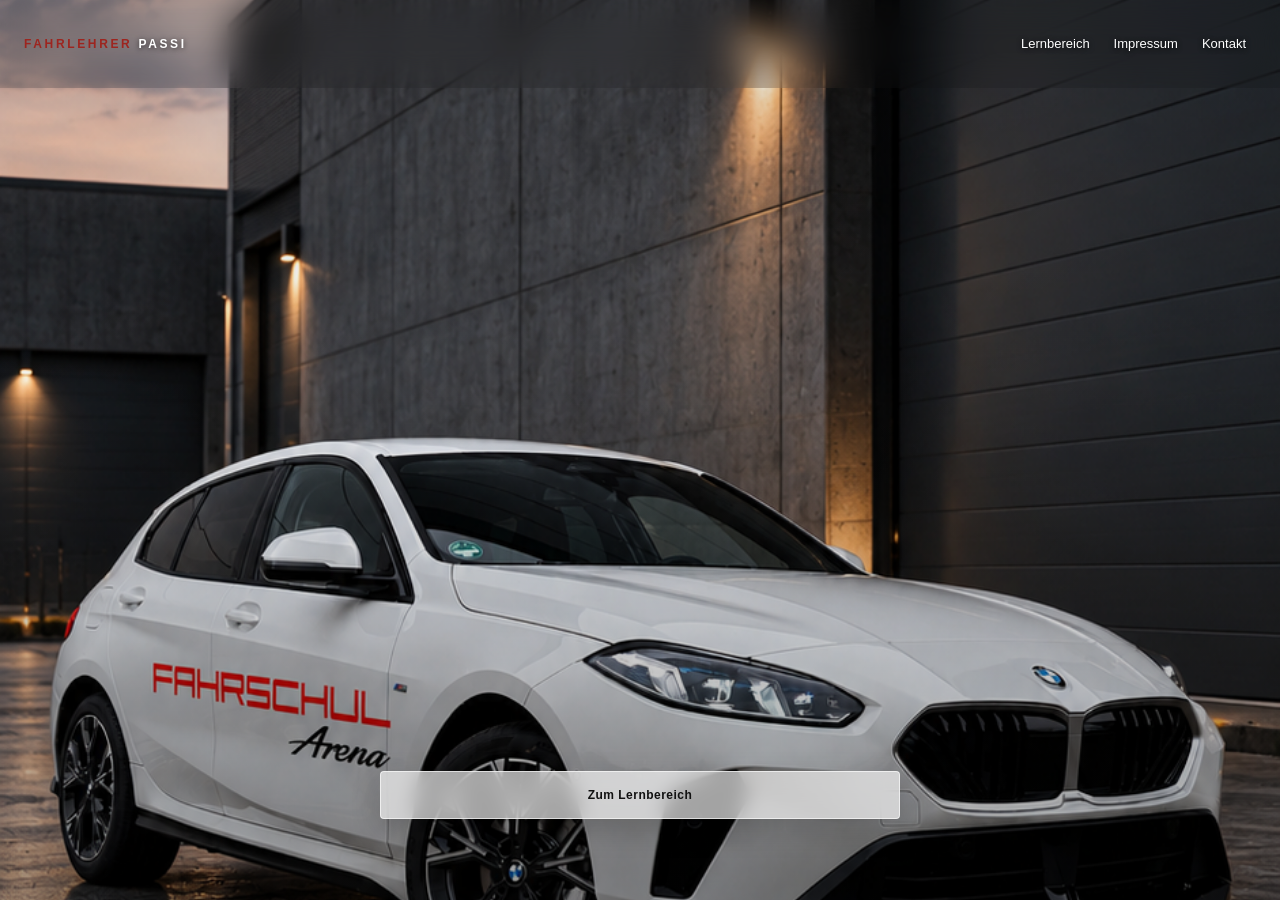
<file: index.html>
<!doctype html>
<html lang="de">
<head>
  <meta charset="utf-8">
  <meta name="viewport" content="width=device-width,initial-scale=1,viewport-fit=cover">
  <meta name="theme-color" content="#0b0c0e">
  <title>Fahrlehrer Passi | Lernbereich</title>
  <link rel="icon" type="image/svg+xml" href="assets/images/favicon.svg">
  <link rel="stylesheet" href="assets/css/style.css">
</head>
<body class="home-page">
  <header class="site-header">
    <a class="brand site-brand" href="index.html"><span class="brand-name">FAHRLEHRER</span> <em>PASSI</em></a>
    <button class="mobile-menu-button" type="button" aria-label="Navigation öffnen" aria-controls="mobile-navigation" aria-haspopup="dialog">
      <svg viewBox="0 0 24 24" width="24" height="24" fill="none" stroke="currentColor" stroke-width="1.8" stroke-linecap="round" aria-hidden="true">
        <path d="M4 6h16M4 12h16M4 18h16"/>
      </svg>
    </button>
    <nav class="site-navigation" aria-label="Hauptnavigation">
      <div class="nav-dropdown">
        <a class="learning-link" href="pages/uebersicht.html">Lernbereich</a>
        <ul class="nav-flyout" id="learning-flyout">
          <li><a href="pages/klasse-b.html">Klasse B</a></li>
          <li><a href="pages/klasse-a.html">Klasse A</a></li>
          <li><a href="pages/klasse-be.html">Klasse BE</a></li>
        </ul>
      </div>
      <a href="pages/impressum.html">Impressum</a>
      <a href="pages/kontakt.html">Kontakt</a>
    </nav>
  </header>
  <dialog class="mobile-drawer" id="mobile-navigation" aria-labelledby="mobile-menu-title">
    <div class="drawer-heading">
      <h2 id="mobile-menu-title">Navigation</h2>
      <button class="drawer-close" type="button" aria-label="Navigation schließen" autofocus>
        <svg viewBox="0 0 24 24" width="24" height="24" fill="none" stroke="currentColor" stroke-width="1.8" stroke-linecap="round" aria-hidden="true">
          <path d="m6 6 12 12M6 18 18 6"/>
        </svg>
      </button>
    </div>
    <nav class="drawer-navigation" aria-label="Mobile Hauptnavigation">
      <a class="drawer-main-link" href="pages/uebersicht.html">Lernbereich</a>
      <ul class="drawer-subcategories">
        <li><a href="pages/klasse-b.html">Klasse B</a></li>
        <li><a href="pages/klasse-a.html">Klasse A</a></li>
        <li><a href="pages/klasse-be.html">Klasse BE</a></li>
      </ul>
      <a class="drawer-main-link" href="pages/impressum.html">Impressum</a>
      <a class="drawer-main-link" href="pages/kontakt.html">Kontakt</a>
    </nav>
  </dialog>
  <main>
    <section id="intro" aria-label="Startseite">
      <div class="hero"></div>
      <div class="shade"></div>
      <nav class="hero-actions" aria-label="Schnellzugriff">
        <a class="hero-button" href="pages/uebersicht.html">Zum Lernbereich</a>
      </nav>
    </section>
  </main>

  <script src="assets/js/navigation.js"></script>
</body>
</html>
</file>
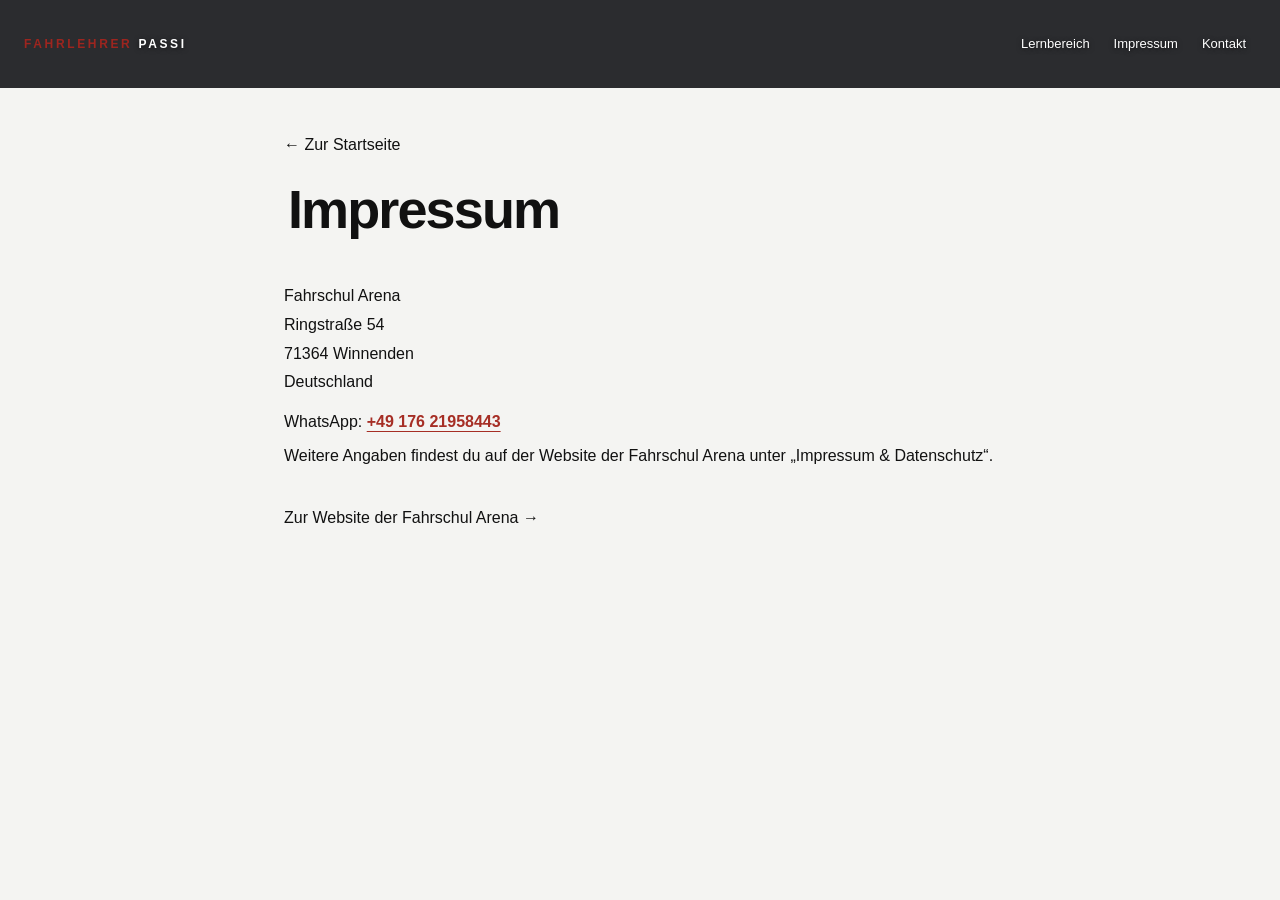
<file: pages/impressum.html>
<!doctype html>
<html lang="de">
<head>
  <meta charset="utf-8">
  <meta name="viewport" content="width=device-width,initial-scale=1,viewport-fit=cover">
  <meta name="theme-color" content="#0b0c0e">
  <title>Impressum | Fahrlehrer Passi</title>
  <link rel="icon" type="image/svg+xml" href="../assets/images/favicon.svg">
  <link rel="stylesheet" href="../assets/css/style.css">
</head>
<body>
  <header class="site-header">
    <a class="brand site-brand" href="../index.html"><span class="brand-name">FAHRLEHRER</span> <em>PASSI</em></a>
    <button class="mobile-menu-button" type="button" aria-label="Navigation öffnen" aria-controls="mobile-navigation" aria-haspopup="dialog">
      <svg viewBox="0 0 24 24" width="24" height="24" fill="none" stroke="currentColor" stroke-width="1.8" stroke-linecap="round" aria-hidden="true">
        <path d="M4 6h16M4 12h16M4 18h16"/>
      </svg>
    </button>
    <nav class="site-navigation" aria-label="Hauptnavigation">
      <div class="nav-dropdown">
        <a class="learning-link" href="uebersicht.html">Lernbereich</a>
        <ul class="nav-flyout" id="learning-flyout">
          <li><a href="klasse-b.html">Klasse B</a></li>
          <li><a href="klasse-a.html">Klasse A</a></li>
          <li><a href="klasse-be.html">Klasse BE</a></li>
        </ul>
      </div>
      <a href="impressum.html">Impressum</a>
      <a href="kontakt.html">Kontakt</a>
    </nav>
  </header>
  <dialog class="mobile-drawer" id="mobile-navigation" aria-labelledby="mobile-menu-title">
    <div class="drawer-heading">
      <h2 id="mobile-menu-title">Navigation</h2>
      <button class="drawer-close" type="button" aria-label="Navigation schließen" autofocus>
        <svg viewBox="0 0 24 24" width="24" height="24" fill="none" stroke="currentColor" stroke-width="1.8" stroke-linecap="round" aria-hidden="true">
          <path d="m6 6 12 12M6 18 18 6"/>
        </svg>
      </button>
    </div>
    <nav class="drawer-navigation" aria-label="Mobile Hauptnavigation">
      <a class="drawer-main-link" href="uebersicht.html">Lernbereich</a>
      <ul class="drawer-subcategories">
        <li><a href="klasse-b.html">Klasse B</a></li>
        <li><a href="klasse-a.html">Klasse A</a></li>
        <li><a href="klasse-be.html">Klasse BE</a></li>
      </ul>
      <a class="drawer-main-link" href="impressum.html">Impressum</a>
      <a class="drawer-main-link" href="kontakt.html">Kontakt</a>
    </nav>
  </dialog>
  <main id="learn">
    <a class="back-link back-link-top" href="../index.html">← Zur Startseite</a>
    <header>
      <h1 class="page-title">Impressum</h1>
    </header>
    <address class="imprint-address">
      Fahrschul Arena<br>
      Ringstraße 54<br>
      71364 Winnenden<br>
      Deutschland
    </address>
    <p>WhatsApp: <a class="whatsapp-link" href="https://wa.me/4917621958443" target="_blank" rel="noopener noreferrer">+49 176 21958443</a></p>
    <p>Weitere Angaben findest du auf der Website der Fahrschul Arena unter „Impressum &amp; Datenschutz“.</p>
    <a class="back-link" href="https://fahrschularena.de/#/">Zur Website der Fahrschul Arena →</a>
  </main>
  <script src="../assets/js/navigation.js"></script>
</body>
</html>
</file>
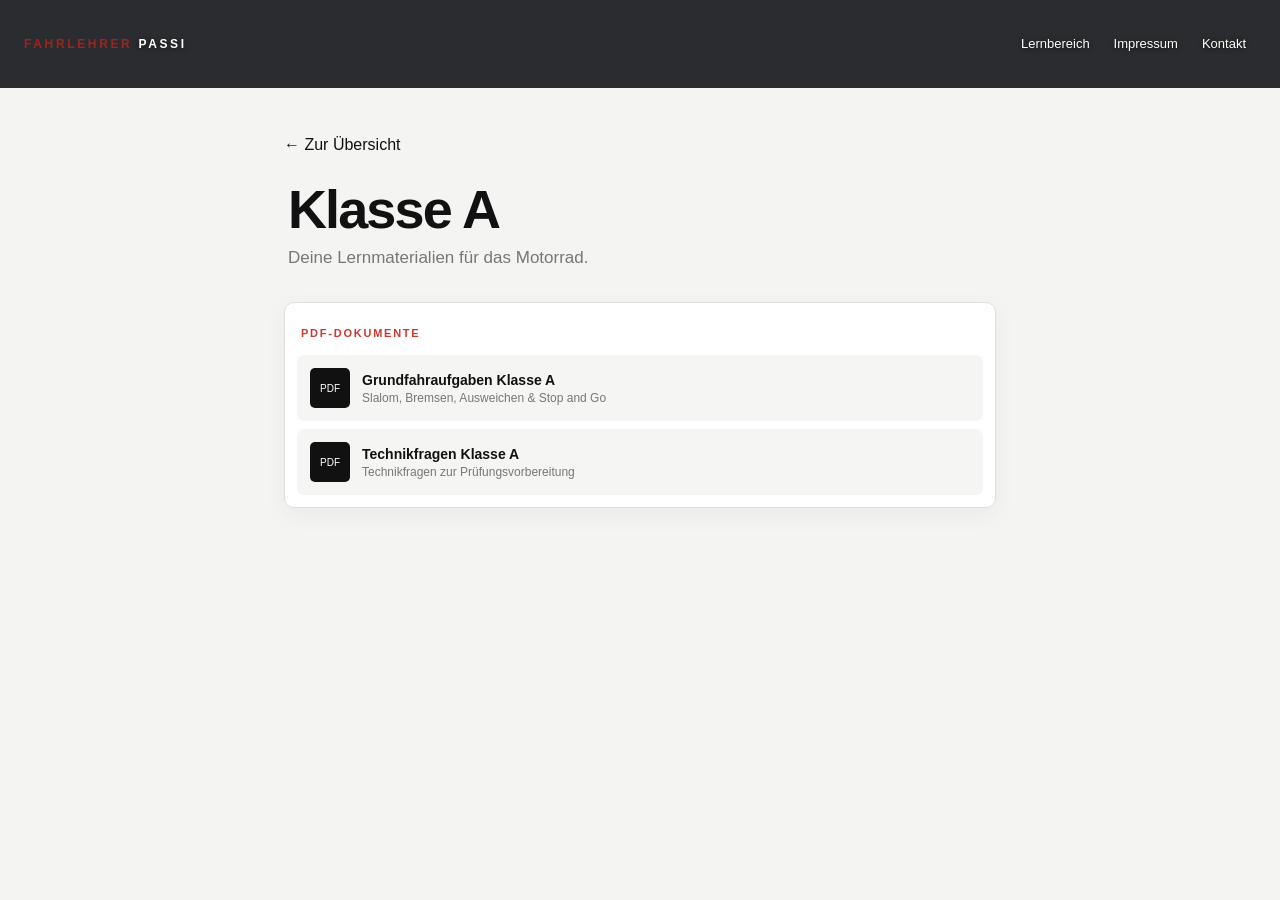
<file: pages/klasse-a.html>
<!doctype html>
<html lang="de">
<head>
  <meta charset="utf-8">
  <meta name="viewport" content="width=device-width,initial-scale=1,viewport-fit=cover">
  <meta name="theme-color" content="#0b0c0e">
  <title>Klasse A | Fahrlehrer Passi</title>
  <link rel="icon" type="image/svg+xml" href="../assets/images/favicon.svg">
  <link rel="stylesheet" href="../assets/css/style.css">
</head>
<body>
  <header class="site-header">
    <a class="brand site-brand" href="../index.html"><span class="brand-name">FAHRLEHRER</span> <em>PASSI</em></a>
    <button class="mobile-menu-button" type="button" aria-label="Navigation öffnen" aria-controls="mobile-navigation" aria-haspopup="dialog">
      <svg viewBox="0 0 24 24" width="24" height="24" fill="none" stroke="currentColor" stroke-width="1.8" stroke-linecap="round" aria-hidden="true">
        <path d="M4 6h16M4 12h16M4 18h16"/>
      </svg>
    </button>
    <nav class="site-navigation" aria-label="Hauptnavigation">
      <div class="nav-dropdown">
        <a class="learning-link" href="uebersicht.html">Lernbereich</a>
        <ul class="nav-flyout" id="learning-flyout">
          <li><a href="klasse-b.html">Klasse B</a></li>
          <li><a href="klasse-a.html">Klasse A</a></li>
          <li><a href="klasse-be.html">Klasse BE</a></li>
        </ul>
      </div>
      <a href="impressum.html">Impressum</a>
      <a href="kontakt.html">Kontakt</a>
    </nav>
  </header>
  <dialog class="mobile-drawer" id="mobile-navigation" aria-labelledby="mobile-menu-title">
    <div class="drawer-heading">
      <h2 id="mobile-menu-title">Navigation</h2>
      <button class="drawer-close" type="button" aria-label="Navigation schließen" autofocus>
        <svg viewBox="0 0 24 24" width="24" height="24" fill="none" stroke="currentColor" stroke-width="1.8" stroke-linecap="round" aria-hidden="true">
          <path d="m6 6 12 12M6 18 18 6"/>
        </svg>
      </button>
    </div>
    <nav class="drawer-navigation" aria-label="Mobile Hauptnavigation">
      <a class="drawer-main-link" href="uebersicht.html">Lernbereich</a>
      <ul class="drawer-subcategories">
        <li><a href="klasse-b.html">Klasse B</a></li>
        <li><a href="klasse-a.html">Klasse A</a></li>
        <li><a href="klasse-be.html">Klasse BE</a></li>
      </ul>
      <a class="drawer-main-link" href="impressum.html">Impressum</a>
      <a class="drawer-main-link" href="kontakt.html">Kontakt</a>
    </nav>
  </dialog>
  <main id="learn">
    <a class="back-link back-link-top" href="uebersicht.html">← Zur Übersicht</a>
    <header>
      <h1 class="page-title">Klasse A</h1>
      <p>Deine Lernmaterialien für das Motorrad.</p>
    </header>
    <div class="classes">
      <article>
        <div class="content">
          <section id="pdfs" class="resource-section">
            <h2 class="section-title">PDF-DOKUMENTE</h2>
            <a href="../assets/docs/Grundfahraufgaben%20KlasseA.pdf" target="_blank"><i>PDF</i><span><strong>Grundfahraufgaben Klasse A</strong><small>Slalom, Bremsen, Ausweichen & Stop and Go</small></span></a>
            <a href="../assets/docs/Technikfragen%20KlasseA.pdf" target="_blank"><i>PDF</i><span><strong>Technikfragen Klasse A</strong><small>Technikfragen zur Prüfungsvorbereitung</small></span></a>
          </section>
        </div>
      </article>
    </div>
  </main>
  <script src="../assets/js/navigation.js"></script>
</body>
</html>
</file>
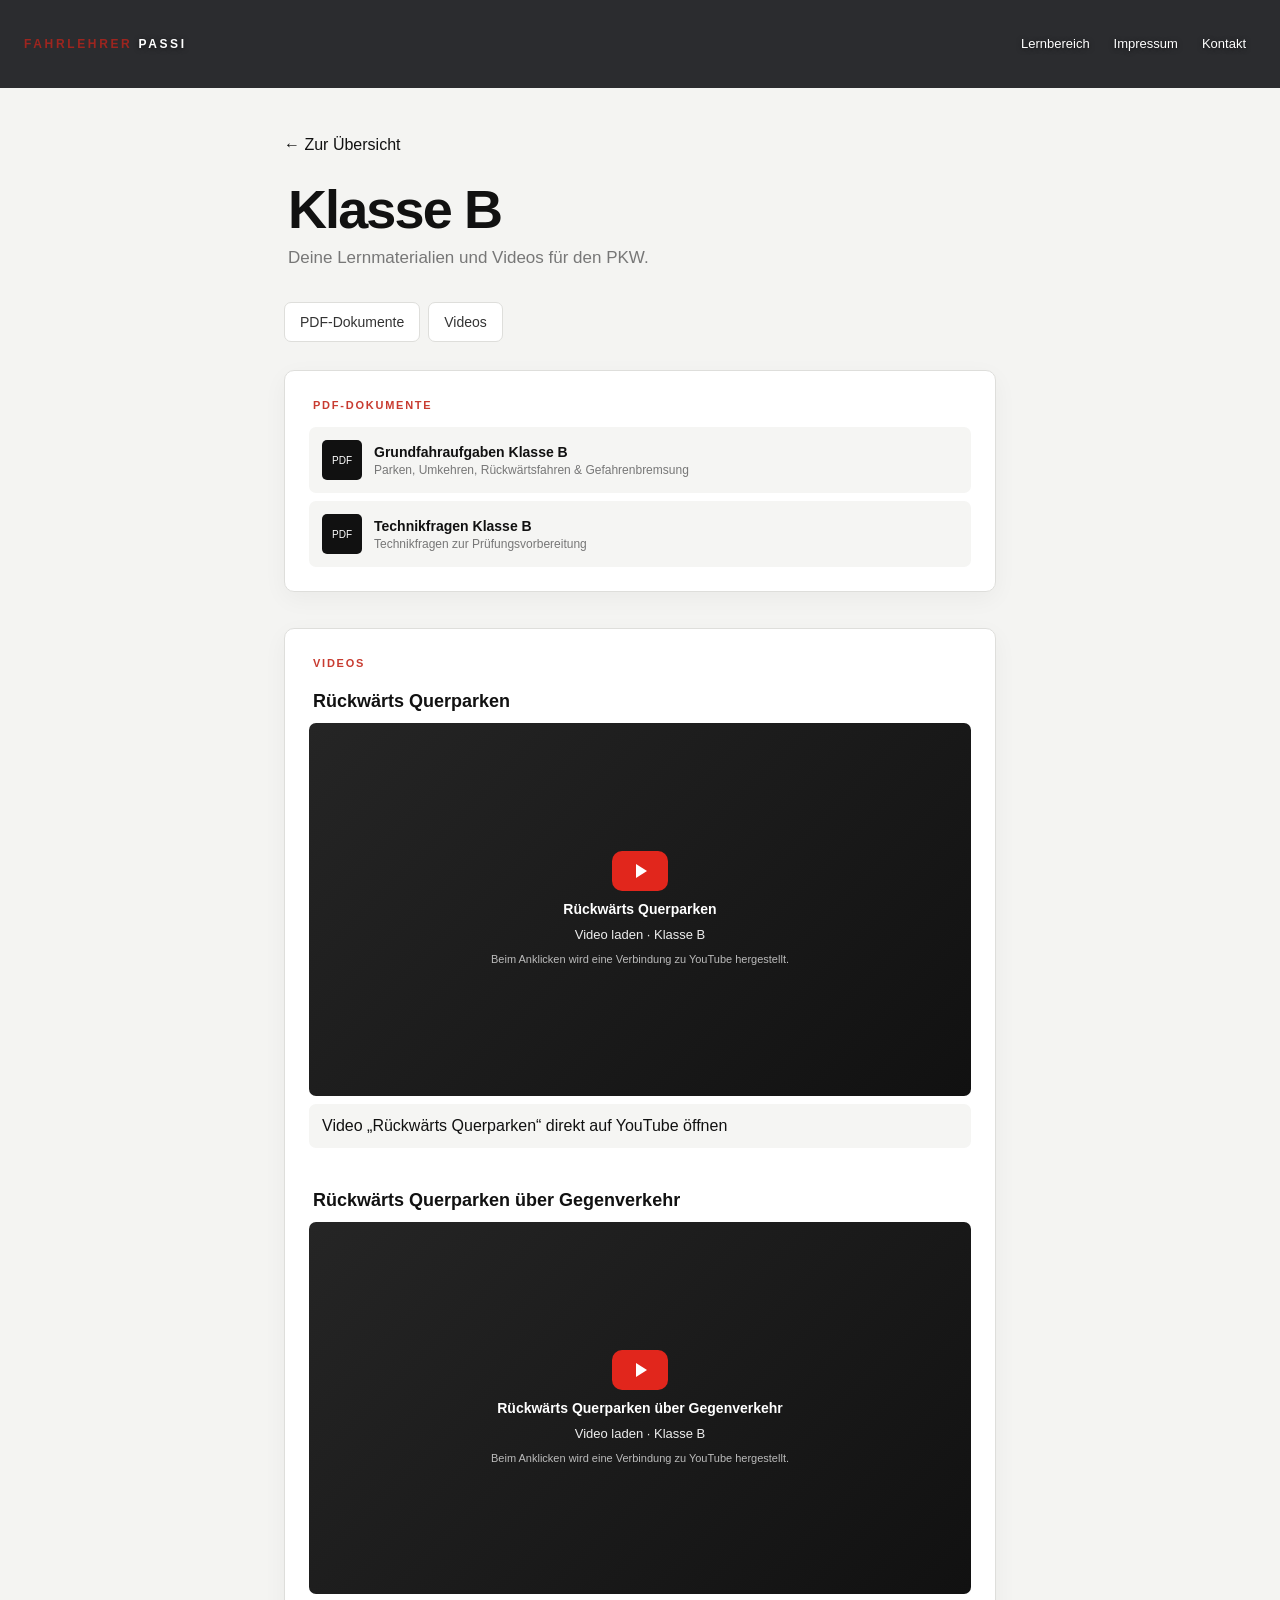
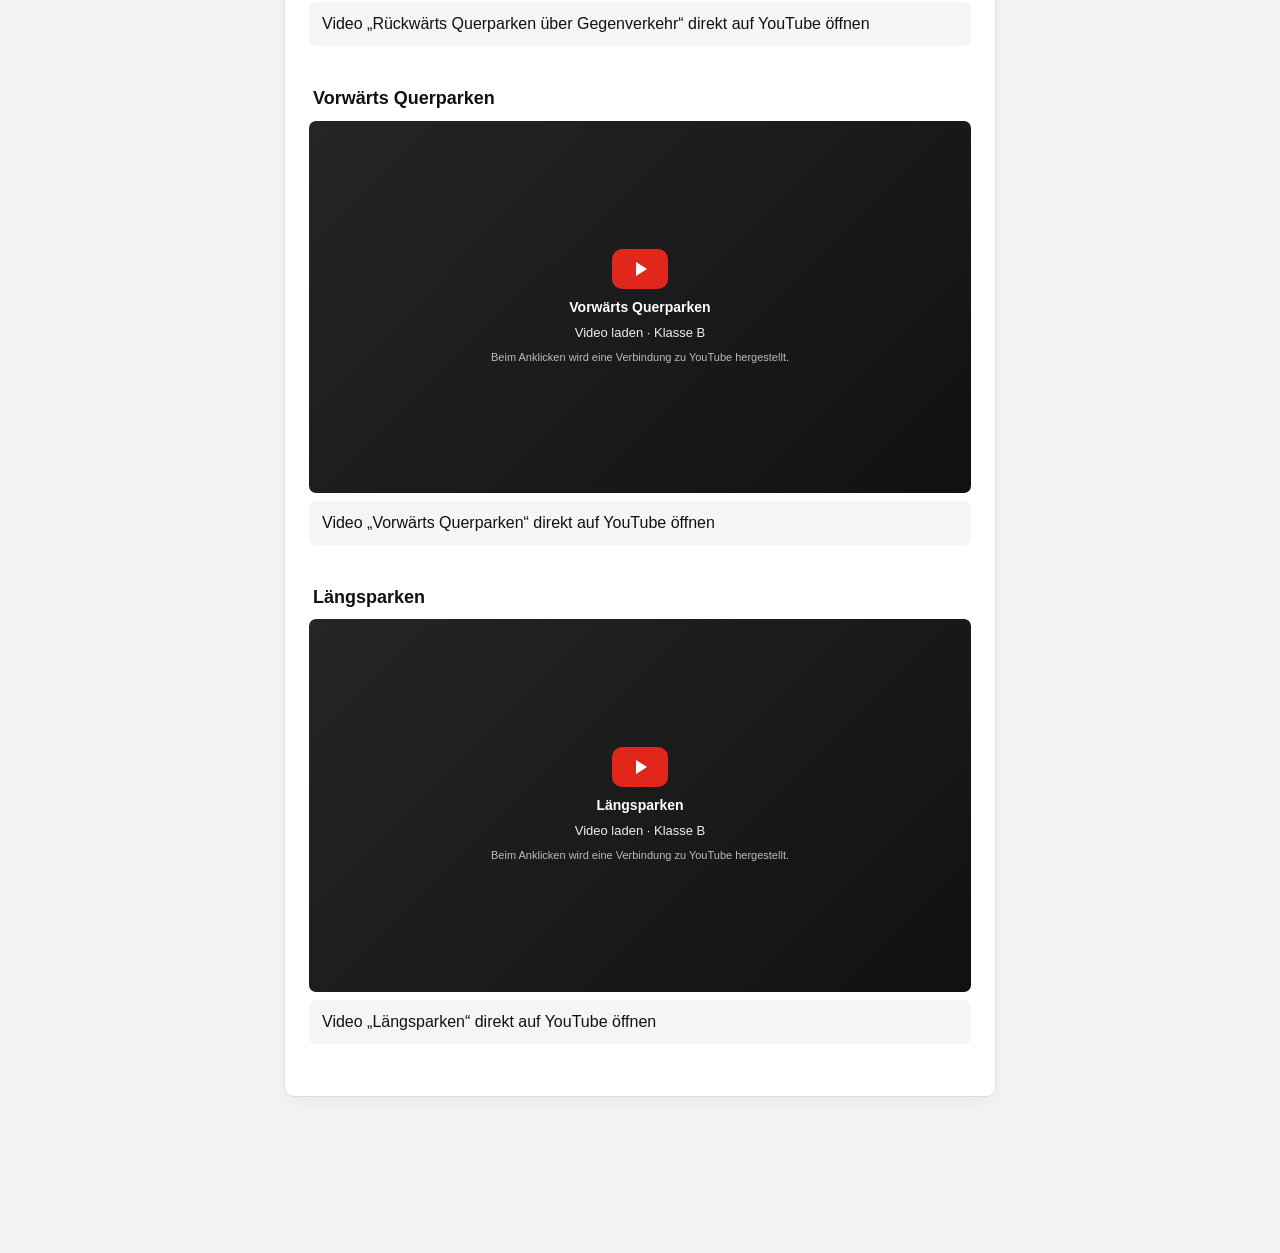
<file: pages/klasse-b.html>
<!doctype html>
<html lang="de">
<head>
  <meta charset="utf-8">
  <meta name="viewport" content="width=device-width,initial-scale=1,viewport-fit=cover">
  <meta name="theme-color" content="#0b0c0e">
  <title>Klasse B | Fahrlehrer Passi</title>
  <link rel="icon" type="image/svg+xml" href="../assets/images/favicon.svg">
  <link rel="stylesheet" href="../assets/css/style.css">
</head>
<body>
  <header class="site-header">
    <a class="brand site-brand" href="../index.html"><span class="brand-name">FAHRLEHRER</span> <em>PASSI</em></a>
    <button class="mobile-menu-button" type="button" aria-label="Navigation öffnen" aria-controls="mobile-navigation" aria-haspopup="dialog">
      <svg viewBox="0 0 24 24" width="24" height="24" fill="none" stroke="currentColor" stroke-width="1.8" stroke-linecap="round" aria-hidden="true">
        <path d="M4 6h16M4 12h16M4 18h16"/>
      </svg>
    </button>
    <nav class="site-navigation" aria-label="Hauptnavigation">
      <div class="nav-dropdown">
        <a class="learning-link" href="uebersicht.html">Lernbereich</a>
        <ul class="nav-flyout" id="learning-flyout">
          <li><a href="klasse-b.html">Klasse B</a></li>
          <li><a href="klasse-a.html">Klasse A</a></li>
          <li><a href="klasse-be.html">Klasse BE</a></li>
        </ul>
      </div>
      <a href="impressum.html">Impressum</a>
      <a href="kontakt.html">Kontakt</a>
    </nav>
  </header>
  <dialog class="mobile-drawer" id="mobile-navigation" aria-labelledby="mobile-menu-title">
    <div class="drawer-heading">
      <h2 id="mobile-menu-title">Navigation</h2>
      <button class="drawer-close" type="button" aria-label="Navigation schließen" autofocus>
        <svg viewBox="0 0 24 24" width="24" height="24" fill="none" stroke="currentColor" stroke-width="1.8" stroke-linecap="round" aria-hidden="true">
          <path d="m6 6 12 12M6 18 18 6"/>
        </svg>
      </button>
    </div>
    <nav class="drawer-navigation" aria-label="Mobile Hauptnavigation">
      <a class="drawer-main-link" href="uebersicht.html">Lernbereich</a>
      <ul class="drawer-subcategories">
        <li><a href="klasse-b.html">Klasse B</a></li>
        <li><a href="klasse-a.html">Klasse A</a></li>
        <li><a href="klasse-be.html">Klasse BE</a></li>
      </ul>
      <a class="drawer-main-link" href="impressum.html">Impressum</a>
      <a class="drawer-main-link" href="kontakt.html">Kontakt</a>
    </nav>
  </dialog>
  <main id="learn">
    <a class="back-link back-link-top" href="uebersicht.html">← Zur Übersicht</a>
    <header>
      <h1 class="page-title">Klasse B</h1>
      <p>Deine Lernmaterialien und Videos für den PKW.</p>
    </header>
    <nav class="resource-nav" aria-label="Lernmaterial">
      <a href="#pdfs">PDF-Dokumente</a>
      <a href="#videos">Videos</a>
    </nav>
    <div class="classes material-tiles">
      <article aria-label="PDF-Dokumente">
        <div class="content">
          <section id="pdfs" class="resource-section">
            <h2 class="section-title">PDF-DOKUMENTE</h2>
            <a href="../assets/docs/Grundfahraufgaben_Klasse_B.pdf" target="_blank"><i>PDF</i><span><strong>Grundfahraufgaben Klasse B</strong><small>Parken, Umkehren, Rückwärtsfahren & Gefahrenbremsung</small></span></a>
            <a href="../assets/docs/Technikfragen_Klasse_B.pdf" target="_blank"><i>PDF</i><span><strong>Technikfragen Klasse B</strong><small>Technikfragen zur Prüfungsvorbereitung</small></span></a>
          </section>
        </div>
      </article>
      <article aria-label="Videos">
        <div class="content">
          <section id="videos" class="resource-section">
            <h2 class="section-title">VIDEOS</h2>
            <h3 class="video-title">Rückwärts Querparken</h3>
            <div class="video-player" data-video-id="wDY9oItk2RM">
              <button class="video-start" type="button" aria-label="Rückwärts Querparken – Video laden und abspielen">
                <span class="video-play" aria-hidden="true">
                  <svg viewBox="0 0 24 24" width="24" height="24" fill="currentColor">
                    <path d="M8 5v14l11-7Z"/>
                  </svg>
                </span>
                <strong>Rückwärts Querparken</strong>
                <span class="video-hint">Video laden · Klasse B</span>
                <span class="video-privacy">Beim Anklicken wird eine Verbindung zu YouTube hergestellt.</span>
              </button>
            </div>
            <a href="https://www.youtube.com/watch?v=wDY9oItk2RM" target="_blank" rel="noopener noreferrer">Video „Rückwärts Querparken“ direkt auf YouTube öffnen</a>
            <h3 class="video-title">Rückwärts Querparken über Gegenverkehr</h3>
            <div class="video-player" data-video-id="nxsDNWwcKv0">
              <button class="video-start" type="button" aria-label="Rückwärts Querparken über Gegenverkehr – Video laden und abspielen">
                <span class="video-play" aria-hidden="true">
                  <svg viewBox="0 0 24 24" width="24" height="24" fill="currentColor">
                    <path d="M8 5v14l11-7Z"/>
                  </svg>
                </span>
                <strong>Rückwärts Querparken über Gegenverkehr</strong>
                <span class="video-hint">Video laden · Klasse B</span>
                <span class="video-privacy">Beim Anklicken wird eine Verbindung zu YouTube hergestellt.</span>
              </button>
            </div>
            <a href="https://www.youtube.com/watch?v=nxsDNWwcKv0" target="_blank" rel="noopener noreferrer">Video „Rückwärts Querparken über Gegenverkehr“ direkt auf YouTube öffnen</a>
            <h3 class="video-title">Vorwärts Querparken</h3>
            <div class="video-player" data-video-id="r6GPoCFfimA">
              <button class="video-start" type="button" aria-label="Vorwärts Querparken – Video laden und abspielen">
                <span class="video-play" aria-hidden="true">
                  <svg viewBox="0 0 24 24" width="24" height="24" fill="currentColor">
                    <path d="M8 5v14l11-7Z"/>
                  </svg>
                </span>
                <strong>Vorwärts Querparken</strong>
                <span class="video-hint">Video laden · Klasse B</span>
                <span class="video-privacy">Beim Anklicken wird eine Verbindung zu YouTube hergestellt.</span>
              </button>
            </div>
            <a href="https://www.youtube.com/watch?v=r6GPoCFfimA" target="_blank" rel="noopener noreferrer">Video „Vorwärts Querparken“ direkt auf YouTube öffnen</a>
            <h3 class="video-title">Längsparken</h3>
            <div class="video-player" data-video-id="0lucmvN3CoE">
              <button class="video-start" type="button" aria-label="Längsparken – Video laden und abspielen">
                <span class="video-play" aria-hidden="true">
                  <svg viewBox="0 0 24 24" width="24" height="24" fill="currentColor">
                    <path d="M8 5v14l11-7Z"/>
                  </svg>
                </span>
                <strong>Längsparken</strong>
                <span class="video-hint">Video laden · Klasse B</span>
                <span class="video-privacy">Beim Anklicken wird eine Verbindung zu YouTube hergestellt.</span>
              </button>
            </div>
            <a href="https://www.youtube.com/watch?v=0lucmvN3CoE" target="_blank" rel="noopener noreferrer">Video „Längsparken“ direkt auf YouTube öffnen</a>
          </section>
        </div>
      </article>
    </div>
  </main>
  <script src="../assets/js/script.js"></script>
  <script src="../assets/js/navigation.js"></script>
</body>
</html>
</file>
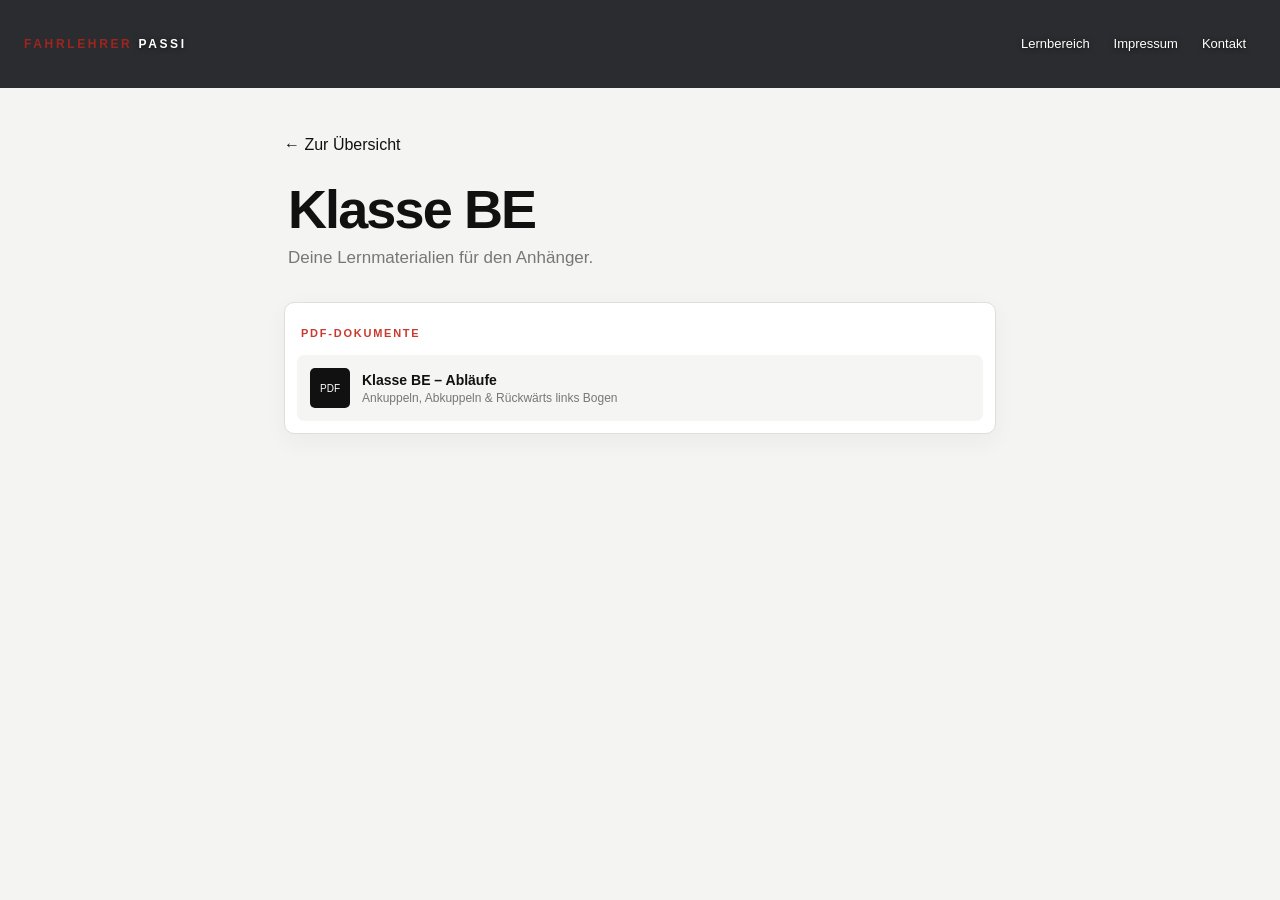
<file: pages/klasse-be.html>
<!doctype html>
<html lang="de">
<head>
  <meta charset="utf-8">
  <meta name="viewport" content="width=device-width,initial-scale=1,viewport-fit=cover">
  <meta name="theme-color" content="#0b0c0e">
  <title>Klasse BE | Fahrlehrer Passi</title>
  <link rel="icon" type="image/svg+xml" href="../assets/images/favicon.svg">
  <link rel="stylesheet" href="../assets/css/style.css">
</head>
<body>
  <header class="site-header">
    <a class="brand site-brand" href="../index.html"><span class="brand-name">FAHRLEHRER</span> <em>PASSI</em></a>
    <button class="mobile-menu-button" type="button" aria-label="Navigation öffnen" aria-controls="mobile-navigation" aria-haspopup="dialog">
      <svg viewBox="0 0 24 24" width="24" height="24" fill="none" stroke="currentColor" stroke-width="1.8" stroke-linecap="round" aria-hidden="true">
        <path d="M4 6h16M4 12h16M4 18h16"/>
      </svg>
    </button>
    <nav class="site-navigation" aria-label="Hauptnavigation">
      <div class="nav-dropdown">
        <a class="learning-link" href="uebersicht.html">Lernbereich</a>
        <ul class="nav-flyout" id="learning-flyout">
          <li><a href="klasse-b.html">Klasse B</a></li>
          <li><a href="klasse-a.html">Klasse A</a></li>
          <li><a href="klasse-be.html">Klasse BE</a></li>
        </ul>
      </div>
      <a href="impressum.html">Impressum</a>
      <a href="kontakt.html">Kontakt</a>
    </nav>
  </header>
  <dialog class="mobile-drawer" id="mobile-navigation" aria-labelledby="mobile-menu-title">
    <div class="drawer-heading">
      <h2 id="mobile-menu-title">Navigation</h2>
      <button class="drawer-close" type="button" aria-label="Navigation schließen" autofocus>
        <svg viewBox="0 0 24 24" width="24" height="24" fill="none" stroke="currentColor" stroke-width="1.8" stroke-linecap="round" aria-hidden="true">
          <path d="m6 6 12 12M6 18 18 6"/>
        </svg>
      </button>
    </div>
    <nav class="drawer-navigation" aria-label="Mobile Hauptnavigation">
      <a class="drawer-main-link" href="uebersicht.html">Lernbereich</a>
      <ul class="drawer-subcategories">
        <li><a href="klasse-b.html">Klasse B</a></li>
        <li><a href="klasse-a.html">Klasse A</a></li>
        <li><a href="klasse-be.html">Klasse BE</a></li>
      </ul>
      <a class="drawer-main-link" href="impressum.html">Impressum</a>
      <a class="drawer-main-link" href="kontakt.html">Kontakt</a>
    </nav>
  </dialog>
  <main id="learn">
    <a class="back-link back-link-top" href="uebersicht.html">← Zur Übersicht</a>
    <header>
      <h1 class="page-title">Klasse BE</h1>
      <p>Deine Lernmaterialien für den Anhänger.</p>
    </header>
    <div class="classes">
      <article>
        <div class="content">
          <section id="pdfs" class="resource-section">
            <h2 class="section-title">PDF-DOKUMENTE</h2>
            <a href="../assets/docs/Klasse%20BE%20Verbinden%20Trennen%20Bogen.pdf" target="_blank"><i>PDF</i><span><strong>Klasse BE – Abläufe</strong><small>Ankuppeln, Abkuppeln & Rückwärts links Bogen</small></span></a>
          </section>
        </div>
      </article>
    </div>
  </main>
  <script src="../assets/js/navigation.js"></script>
</body>
</html>
</file>
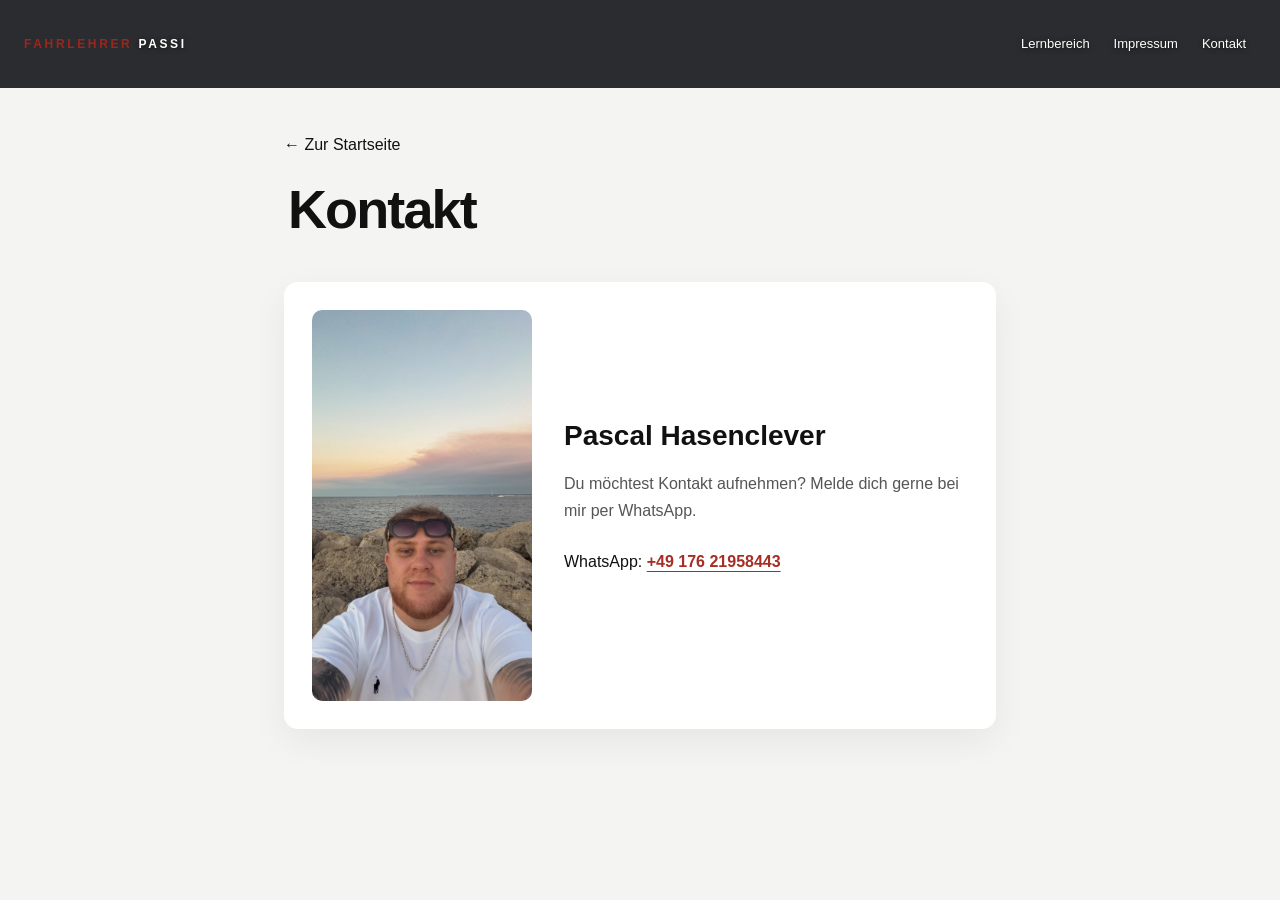
<file: pages/kontakt.html>
<!doctype html>
<html lang="de">
<head>
  <meta charset="utf-8">
  <meta name="viewport" content="width=device-width,initial-scale=1,viewport-fit=cover">
  <meta name="theme-color" content="#0b0c0e">
  <title>Kontakt | Fahrlehrer Passi</title>
  <link rel="icon" type="image/svg+xml" href="../assets/images/favicon.svg">
  <link rel="stylesheet" href="../assets/css/style.css">
</head>
<body>
  <header class="site-header">
    <a class="brand site-brand" href="../index.html"><span class="brand-name">FAHRLEHRER</span> <em>PASSI</em></a>
    <button class="mobile-menu-button" type="button" aria-label="Navigation öffnen" aria-controls="mobile-navigation" aria-haspopup="dialog">
      <svg viewBox="0 0 24 24" width="24" height="24" fill="none" stroke="currentColor" stroke-width="1.8" stroke-linecap="round" aria-hidden="true">
        <path d="M4 6h16M4 12h16M4 18h16"/>
      </svg>
    </button>
    <nav class="site-navigation" aria-label="Hauptnavigation">
      <div class="nav-dropdown">
        <a class="learning-link" href="uebersicht.html">Lernbereich</a>
        <ul class="nav-flyout" id="learning-flyout">
          <li><a href="klasse-b.html">Klasse B</a></li>
          <li><a href="klasse-a.html">Klasse A</a></li>
          <li><a href="klasse-be.html">Klasse BE</a></li>
        </ul>
      </div>
      <a href="impressum.html">Impressum</a>
      <a href="kontakt.html">Kontakt</a>
    </nav>
  </header>
  <dialog class="mobile-drawer" id="mobile-navigation" aria-labelledby="mobile-menu-title">
    <div class="drawer-heading">
      <h2 id="mobile-menu-title">Navigation</h2>
      <button class="drawer-close" type="button" aria-label="Navigation schließen" autofocus>
        <svg viewBox="0 0 24 24" width="24" height="24" fill="none" stroke="currentColor" stroke-width="1.8" stroke-linecap="round" aria-hidden="true">
          <path d="m6 6 12 12M6 18 18 6"/>
        </svg>
      </button>
    </div>
    <nav class="drawer-navigation" aria-label="Mobile Hauptnavigation">
      <a class="drawer-main-link" href="uebersicht.html">Lernbereich</a>
      <ul class="drawer-subcategories">
        <li><a href="klasse-b.html">Klasse B</a></li>
        <li><a href="klasse-a.html">Klasse A</a></li>
        <li><a href="klasse-be.html">Klasse BE</a></li>
      </ul>
      <a class="drawer-main-link" href="impressum.html">Impressum</a>
      <a class="drawer-main-link" href="kontakt.html">Kontakt</a>
    </nav>
  </dialog>
  <main id="learn">
    <a class="back-link back-link-top" href="../index.html">← Zur Startseite</a>
    <header>
      <h1 class="page-title">Kontakt</h1>
    </header>
    <section class="contact-card" aria-labelledby="contact-name">
      <img class="contact-photo" src="../assets/images/PascalHasenclever.jpeg" alt="Pascal Hasenclever" width="1152" height="2048">
      <div class="contact-info">
        <h2 id="contact-name">Pascal Hasenclever</h2>
        <p>Du möchtest Kontakt aufnehmen? Melde dich gerne bei mir per WhatsApp.</p>
        <p class="contact-number">WhatsApp: <a class="whatsapp-link" href="https://wa.me/4917621958443" target="_blank" rel="noopener noreferrer">+49 176 21958443</a></p>
      </div>
    </section>
  </main>
  <script src="../assets/js/navigation.js"></script>
</body>
</html>
</file>
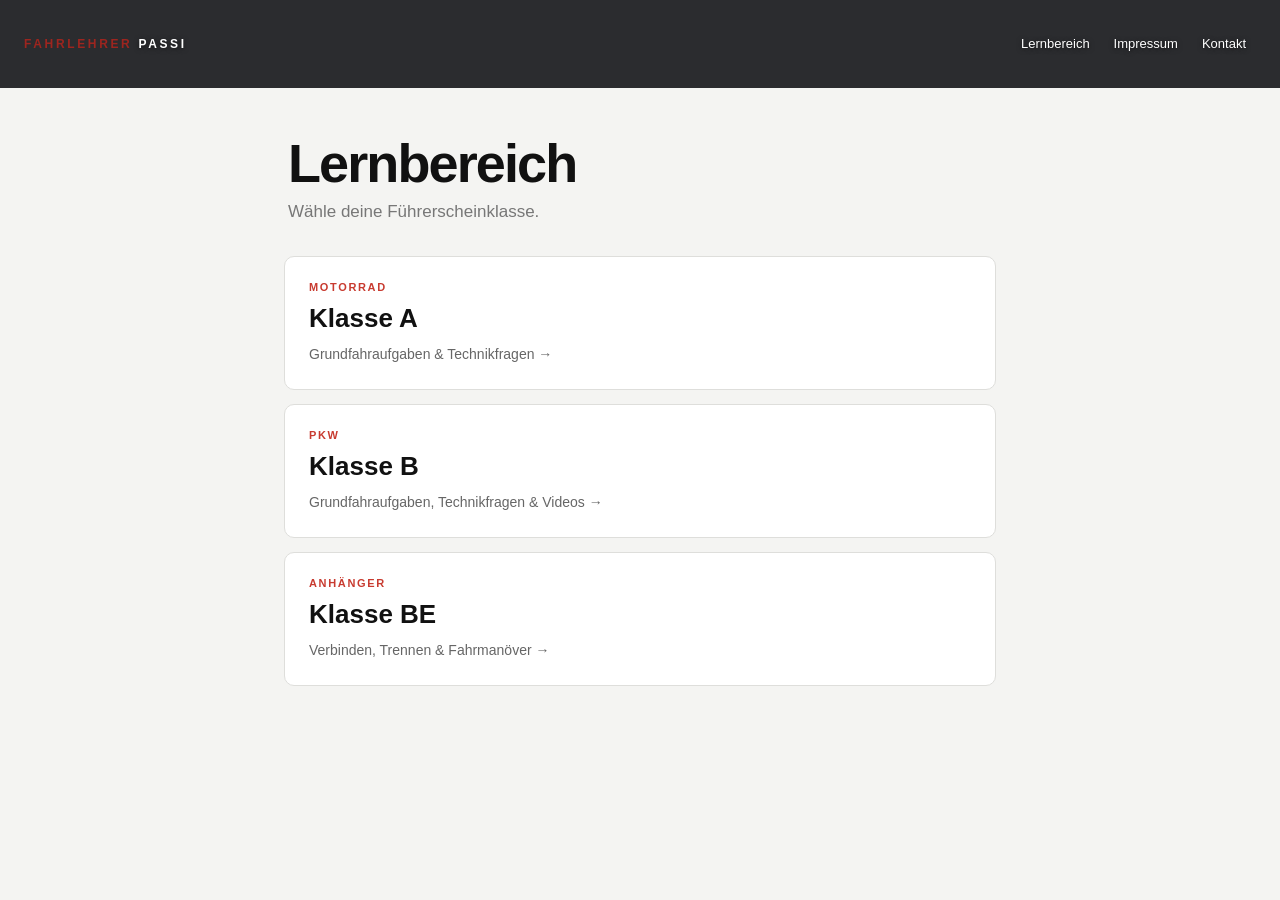
<file: pages/uebersicht.html>
<!doctype html>
<html lang="de">
<head>
  <meta charset="utf-8">
  <meta name="viewport" content="width=device-width,initial-scale=1,viewport-fit=cover">
  <meta name="theme-color" content="#0b0c0e">
  <title>Lernbereich | Fahrlehrer Passi</title>
  <link rel="icon" type="image/svg+xml" href="../assets/images/favicon.svg">
  <link rel="stylesheet" href="../assets/css/style.css">
</head>
<body>
  <header class="site-header">
    <a class="brand site-brand" href="../index.html"><span class="brand-name">FAHRLEHRER</span> <em>PASSI</em></a>
    <button class="mobile-menu-button" type="button" aria-label="Navigation öffnen" aria-controls="mobile-navigation" aria-haspopup="dialog">
      <svg viewBox="0 0 24 24" width="24" height="24" fill="none" stroke="currentColor" stroke-width="1.8" stroke-linecap="round" aria-hidden="true">
        <path d="M4 6h16M4 12h16M4 18h16"/>
      </svg>
    </button>
    <nav class="site-navigation" aria-label="Hauptnavigation">
      <div class="nav-dropdown">
        <a class="learning-link" href="uebersicht.html">Lernbereich</a>
        <ul class="nav-flyout" id="learning-flyout">
          <li><a href="klasse-b.html">Klasse B</a></li>
          <li><a href="klasse-a.html">Klasse A</a></li>
          <li><a href="klasse-be.html">Klasse BE</a></li>
        </ul>
      </div>
      <a href="impressum.html">Impressum</a>
      <a href="kontakt.html">Kontakt</a>
    </nav>
  </header>
  <dialog class="mobile-drawer" id="mobile-navigation" aria-labelledby="mobile-menu-title">
    <div class="drawer-heading">
      <h2 id="mobile-menu-title">Navigation</h2>
      <button class="drawer-close" type="button" aria-label="Navigation schließen" autofocus>
        <svg viewBox="0 0 24 24" width="24" height="24" fill="none" stroke="currentColor" stroke-width="1.8" stroke-linecap="round" aria-hidden="true">
          <path d="m6 6 12 12M6 18 18 6"/>
        </svg>
      </button>
    </div>
    <nav class="drawer-navigation" aria-label="Mobile Hauptnavigation">
      <a class="drawer-main-link" href="uebersicht.html">Lernbereich</a>
      <ul class="drawer-subcategories">
        <li><a href="klasse-b.html">Klasse B</a></li>
        <li><a href="klasse-a.html">Klasse A</a></li>
        <li><a href="klasse-be.html">Klasse BE</a></li>
      </ul>
      <a class="drawer-main-link" href="impressum.html">Impressum</a>
      <a class="drawer-main-link" href="kontakt.html">Kontakt</a>
    </nav>
  </dialog>
  <main id="learn">
    <header>
      <h1 class="page-title">Lernbereich</h1>
      <p>Wähle deine Führerscheinklasse.</p>
    </header>
    <section id="overview" class="overview" aria-label="Klasse wählen">
      <a href="klasse-a.html"><small>Motorrad</small><strong>Klasse A</strong><span>Grundfahraufgaben & Technikfragen →</span></a>
      <a href="klasse-b.html"><small>PKW</small><strong>Klasse B</strong><span>Grundfahraufgaben, Technikfragen & Videos →</span></a>
      <a href="klasse-be.html"><small>Anhänger</small><strong>Klasse BE</strong><span>Verbinden, Trennen & Fahrmanöver →</span></a>
    </section>
  </main>
  <script src="../assets/js/navigation.js"></script>
</body>
</html>
</file>
<file: assets/css/style.css>
* {
  box-sizing: border-box;
}

html, body {
  margin: 0;
  font-family: Arial, Helvetica, sans-serif;
  background: #f4f4f2;
  color: #111;
}

.locked {
  overflow: hidden;
}

#intro {
  position: relative;
  height: 100vh;
  height: 100lvh;
  overflow: hidden;
  background: #111;
}

.hero {
  position: absolute;
  inset: 0;
  background: url("../images/startbild.jpg") center/cover no-repeat;
}

.shade {
  position: absolute;
  inset: 0;
  background: linear-gradient(to bottom, rgba(0, 0, 0, .12), rgba(0, 0, 0, .03) 42%, rgba(0, 0, 0, .36) 100%);
}

.brand {
  margin: 0;
  font-size: 12px;
  font-weight: 800;
  letter-spacing: .22em;
}

.brand em {
  font-style: normal;
  color: #e1261c;
}

.hero-actions {
  position: absolute;
  z-index: 3;
  left: 50%;
  bottom: 9%;
  transform: translateX(-50%);
  display: flex;
  justify-content: center;
  gap: 12px;
  width: min(100% - 36px, 520px);
}

.hero-button {
  display: flex;
  align-items: center;
  justify-content: center;
  flex: 1;
  min-height: 48px;
  padding: 12px 18px;
  border: 1px solid rgba(255, 255, 255, .62);
  border-radius: 4px;
  background: rgba(255, 255, 255, .64);
  color: #111;
  font-size: 12px;
  letter-spacing: .04em;
  font-weight: 750;
  text-align: center;
  text-decoration: none;
  box-shadow: 0 10px 30px rgba(0, 0, 0, .18);
  backdrop-filter: blur(10px);
  -webkit-backdrop-filter: blur(10px);
  transition: background-color .2s ease, border-color .2s ease;
}

.hero-button:hover, .hero-button:focus-visible {
  background: rgba(255, 255, 255, .9);
  border-color: rgba(255, 255, 255, .9);
}

@media (max-width:480px) {
  .hero-actions {
    gap: 8px;
    width: calc(100% - 28px);
  }

  .hero-button {
    padding: 10px 8px;
    font-size: 11px;
  }
}

#learn {
  min-height: 100dvh;
  max-width: 760px;
  margin: auto;
  padding: calc(var(--header-height) + 48px) 24px 120px;
}

#learn > header {
  padding: 0 4px 34px;
}

.page-title {
  font-size: clamp(38px, 10vw, 54px);
  line-height: 1;
  margin: 0 0 12px;
  letter-spacing: -.035em;
  font-weight: 800;
}

#learn > header > p:last-child {
  color: #777;
  margin: 0;
  font-size: 17px;
}

.classes {
  display: grid;
  gap: 13px;
}

.classes article {
  background: #fff;
  border: 1px solid #dededb;
  border-radius: 10px;
  overflow: hidden;
  box-shadow: 0 7px 24px rgba(0, 0, 0, .045);
}

.content {
  display: grid;
  gap: 8px;
  padding: 20px 12px 12px;
}

.content .resource-section {
  display: grid;
  gap: 8px;
  min-width: 0;
}

.content a {
  display: flex;
  align-items: center;
  gap: 12px;
  padding: 13px;
  background: #f5f5f3;
  border-radius: 7px;
  text-decoration: none;
  color: #111;
}

.content i {
  font-style: normal;
  width: 40px;
  height: 40px;
  border-radius: 5px;
  background: #111;
  color: #fff;
  display: grid;
  place-items: center;
  font-size: 10px;
}

.content span {
  display: flex;
  flex-direction: column;
  gap: 3px;
}

.content strong {
  font-size: 14px;
}

.content small {
  color: #777;
  font-size: 12px;
}

.video-title {
  margin: 4px 4px 2px;
  font-size: 18px;
  line-height: 1.35;
  font-weight: 750;
  overflow-wrap: break-word;
}

.video-player + a {
  margin-bottom: 28px;
}

.video-player {
  aspect-ratio: 16/9;
  background: #111;
  border-radius: 7px;
  overflow: hidden;
}

.video-start {
  width: 100%;
  height: 100%;
  border: 0;
  padding: 18px;
  background: linear-gradient(135deg, #252525, #111);
  color: #fff;
  display: flex;
  flex-direction: column;
  align-items: center;
  justify-content: center;
  gap: 10px;
  text-align: center;
  font: inherit;
  cursor: pointer;
}

.video-start:hover {
  background: #292929;
}

.video-start:focus-visible {
  outline: 3px solid #e1261c;
  outline-offset: -4px;
}

.video-start .video-play {
  display: grid;
  place-items: center;
  width: 56px;
  height: 40px;
  border-radius: 10px;
  background: #e1261c;
  font-size: 22px;
}

.video-start .video-hint {
  font-size: 13px;
  color: #eee;
}

.video-start .video-privacy {
  display: block;
  max-width: 320px;
  font-size: 11px;
  line-height: 1.4;
  color: #bbb;
}

.video-player iframe {
  display: block;
  width: 100%;
  height: 100%;
  border: 0;
}

@media (max-width:480px) {
  #learn {
    padding: calc(var(--header-height) + 32px) 18px 40px;
  }

  #learn > header {
    padding-bottom: 28px;
  }

  .classes {
    gap: 12px;
  }
}

body:not(.locked) {
  overflow-y: auto !important;
  overflow-x: hidden;
  height: auto !important;
  min-height: 100dvh;
}

#learn {
  overflow: visible;
  padding-bottom: 120px;
}

[hidden] {
  display: none !important;
}

.category-nav, .resource-nav {
  display: flex;
  flex-wrap: wrap;
  gap: 8px;
  margin-bottom: 24px;
}

.category-nav a, .resource-nav a {
  padding: 11px 15px;
  border: 1px solid #dededb;
  border-radius: 7px;
  text-decoration: none;
  color: #333;
  font-size: 14px;
  background: #fff;
}

.category-nav a[aria-current="page"] {
  background: #111;
  color: #fff;
  border-color: #111;
}

.resource-nav a[aria-current="page"] {
  background: #c83b30;
  color: #fff;
  border-color: #c83b30;
}

.category-nav a:hover, .resource-nav a:hover {
  border-color: #c83b30;
}

.overview {
  display: grid;
  gap: 14px;
}

.overview a {
  display: grid;
  gap: 10px;
  padding: 24px;
  background: #fff;
  border: 1px solid #dededb;
  border-radius: 10px;
  text-decoration: none;
  color: #111;
}

.overview a:hover {
  border-color: #c83b30;
}

.overview small {
  font-size: 11px;
  color: #c83b30;
  text-transform: uppercase;
  letter-spacing: .15em;
  font-weight: 700;
}

.overview strong {
  font-size: 26px;
}

.overview span {
  font-size: 14px;
  color: #666;
  line-height: 1.5;
}

a:focus-visible, button:focus-visible {
  outline: 3px solid #c83b30;
  outline-offset: 3px;
}

@media (max-width:480px) {
  .category-nav {
    gap: 6px;
  }

  .category-nav a {
    padding: 10px 12px;
  }

  .content {
    padding-top: 16px;
  }
}

.section-title {
  margin: 16px 4px 8px;
  font-size: 11px;
  font-weight: 800;
  letter-spacing: .16em;
  color: #c83b30;
}

.resource-section {
  scroll-margin-top: calc(var(--header-height) + 20px);
}

.resource-section > .section-title:first-child {
  margin-top: 4px;
}

.back-link {
  position: relative;
  display: inline-block;
  margin-top: 28px;
  color: #111;
  text-decoration: none;
}

.back-link::after {
  content: "";
  position: absolute;
  left: 0;
  right: 0;
  bottom: -4px;
  height: 1px;
  background: currentColor;
  transform: scaleX(0);
  transform-origin: left;
  transition: transform .5s ease;
}

.back-link:hover::after, .back-link:focus-visible::after {
  transform: scaleX(1);
}

.back-link-top {
  margin: 0 0 28px;
}

@media (prefers-reduced-motion:reduce) {
  .back-link::after {
    transition: none;
  }
}

/* Shared fixed header on every HTML page. */

:root {
  --header-height: 88px;
}

.site-header {
  position: fixed;
  inset: 0 0 auto;
  z-index: 20;
  height: var(--header-height);
  display: flex;
  align-items: center;
  justify-content: space-between;
  gap: 24px;
  padding: 16px 24px;
  background: rgba(15, 17, 20, .88);
  backdrop-filter: blur(18px);
  -webkit-backdrop-filter: blur(18px);
  text-shadow: 0 1px 5px rgba(0, 0, 0, .65);
}

.site-header .site-brand {
  display: block;
  flex-shrink: 0;
  margin: 0;
  color: #e1261c;
  text-decoration: none;
  line-height: 1.5;
}

.site-header .brand-name {
  color: #9d251f;
}

.site-header .site-brand em {
  color: #fff;
}

.site-header .brand-name {
  text-shadow: none;
}

.site-navigation {
  display: flex;
  align-items: center;
  gap: 4px;
}

.site-navigation a {
  display: flex;
  align-items: center;
  justify-content: center;
  padding: 12px 10px;
  border-radius: 6px;
  color: #fff;
  font-size: 13px;
  line-height: 1.4;
  text-align: center;
  text-decoration: none;
}

.site-navigation a:hover, .site-navigation a:focus-visible {
  background: rgba(255, 255, 255, .15);
}

@media (max-width:700px) {
  :root {
    --header-height: 124px;
  }

  .site-header {
    flex-direction: column;
    align-items: flex-start;
    justify-content: center;
    gap: 12px;
  }

  .site-navigation {
    flex-wrap: wrap;
  }
}

@media (max-width:700px) {
  :root {
    --header-height: 124px;
  }

  .site-header {
    padding: 12px 16px;
    gap: 8px;
  }

  .site-navigation {
    display: grid;
    grid-template-columns: repeat(3, minmax(0, 1fr));
    width: 100%;
    gap: 2px;
  }

  .site-navigation a {
    min-height: 48px;
    padding: 6px;
    font-size: 12px;
  }
}

.nav-dropdown {
  position: relative;
  display: flex;
  align-items: center;
  justify-content: center;
}

.nav-flyout {
  display: none;
  position: absolute;
  top: 100%;
  left: 0;
  min-width: 190px;
  max-width: calc(100vw - 32px);
  margin: 0;
  padding: 8px;
  list-style: none;
  background: rgba(25, 27, 30, .94);
  border-radius: 0 0 10px 10px;
  box-shadow: 0 16px 30px rgba(0, 0, 0, .18);
}

.site-navigation .nav-flyout a {
  justify-content: flex-start;
  text-align: left;
  padding: 12px 14px;
}

.nav-dropdown:focus-within .nav-flyout {
  display: block;
}

@media (hover:hover) {
  .nav-dropdown:hover .nav-flyout {
    display: block;
  }
}

@media (max-width:700px) {
  .nav-flyout {
    min-width: 160px;
  }

  .site-navigation .learning-link {
    font-size: 12px;
  }
}

.home-page .site-header {
  background: rgba(15, 17, 20, .14);
}

.classes.material-tiles {
  gap: 36px;
  margin: 28px 0 36px;
}

.material-tiles > article > .content {
  padding: 24px;
}

@keyframes material-appear {
  from {
    opacity: 0;
    transform: translateY(24px);
  }

  to {
    opacity: 1;
    transform: translateY(0);
  }
}

@media (prefers-reduced-motion:no-preference) {
  .material-tiles > article {
    animation: material-appear 1.8s ease-out both;
  }

  .material-tiles > article:nth-child(2) {
    animation-delay: .3s;
  }
}

@media (max-width:480px) {
  .classes.material-tiles {
    gap: 28px;
  }

  .material-tiles > article > .content {
    padding: 18px;
  }
}

.contact-card {
  display: grid;
  grid-template-columns: minmax(160px, 220px) minmax(0, 1fr);
  align-items: center;
  gap: 32px;
  padding: 28px;
  background: #fff;
  border-radius: 14px;
  box-shadow: 0 12px 36px rgba(0, 0, 0, .06);
}

.contact-photo {
  display: block;
  width: 100%;
  height: auto;
  object-fit: contain;
  border-radius: 10px;
  margin-inline: auto;
}

.contact-photo-placeholder {
  display: flex;
  flex-direction: column;
  align-items: center;
  justify-content: center;
  gap: 14px;
  background: #eeede9;
  color: #777;
}

.contact-photo-placeholder span {
  font-size: 48px;
  letter-spacing: -.04em;
  color: #c83b30;
  font-weight: 700;
}

.contact-photo-placeholder small {
  font-size: 13px;
}

.contact-info h2 {
  margin: 0 0 18px;
  font-size: 28px;
  line-height: 1.15;
}

.contact-info p {
  font-size: 16px;
  line-height: 1.7;
  color: #555;
}

.contact-info .contact-number {
  margin-top: 24px;
  color: #111;
}

.contact-note {
  display: block;
  font-size: 12px;
  color: #777;
  line-height: 1.5;
}

@media (max-width:600px) {
  .contact-card {
    grid-template-columns: 1fr;
    padding: 22px;
    gap: 24px;
  }

  .contact-photo {
    max-width: 100%;
  }

  .contact-info h2 {
    font-size: 26px;
  }
}

.whatsapp-link {
  color: #a62e25;
  font-weight: 700;
  text-decoration: underline;
  text-underline-offset: 4px;
}

.whatsapp-link:hover {
  color: #711f19;
}

.imprint-address {
  font-style: normal;
  line-height: 1.8;
}

/* Native dialog keeps focus inside the mobile navigation and supports Escape. */

.mobile-menu-button {
  display: none;
}

.mobile-drawer {
  position: fixed;
  inset: 0 0 0 auto;
  width: min(360px, 90vw);
  height: 100%;
  max-height: 100%;
  max-width: 100%;
  margin: 0;
  padding: 24px;
  border: 0;
  background: #17191c;
  color: #fff;
  overflow-y: auto;
  overscroll-behavior: contain;
}

.mobile-drawer::backdrop {
  background: rgba(0, 0, 0, .45);
  backdrop-filter: blur(4px);
  -webkit-backdrop-filter: blur(4px);
}

.drawer-heading {
  display: flex;
  justify-content: space-between;
  align-items: center;
  gap: 16px;
  margin-bottom: 32px;
}

.drawer-heading h2 {
  margin: 0;
  font-size: 20px;
}

.drawer-close, .mobile-menu-button {
  align-items: center;
  justify-content: center;
  width: 44px;
  height: 44px;
  padding: 10px;
  border: 0;
  border-radius: 6px;
  background: transparent;
  color: #fff;
  cursor: pointer;
}

.drawer-close {
  display: flex;
}

.drawer-close:hover, .mobile-menu-button:hover {
  background: rgba(255, 255, 255, .12);
}

.drawer-navigation {
  display: grid;
  gap: 8px;
}

.drawer-navigation a {
  display: block;
  padding: 14px 12px;
  border-radius: 6px;
  color: #fff;
  text-decoration: none;
  line-height: 1.4;
}

.drawer-navigation a:hover {
  background: rgba(255, 255, 255, .1);
}

.drawer-main-link {
  font-size: 19px;
  font-weight: 700;
}

.drawer-subcategories {
  margin: 0 0 18px 12px;
  padding: 0 0 0 12px;
  border-left: 1px solid #525457;
  list-style: none;
}

.drawer-subcategories a {
  font-size: 16px;
  color: #ddd;
}

body:has(.mobile-drawer[open]) {
  overflow-y: hidden !important;
}

@keyframes drawer-enter {
  from {
    transform: translateX(100%);
  }

  to {
    transform: translateX(0);
  }
}

@media (prefers-reduced-motion:no-preference) {
  .mobile-drawer[open] {
    animation: drawer-enter .35s ease-out;
  }
}

@media (max-width:700px) {
  :root {
    --header-height: 64px;
  }

  .site-header {
    flex-direction: row;
    align-items: center;
    justify-content: space-between;
    gap: 12px;
    padding: 10px 16px;
  }

  .site-navigation {
    display: none;
  }

  .mobile-menu-button {
    display: flex;
    flex-shrink: 0;
  }
}

.home-page:not(.locked) {
  height: 100vh !important;
  height: 100lvh !important;
  overflow: hidden !important;
}
</file>
